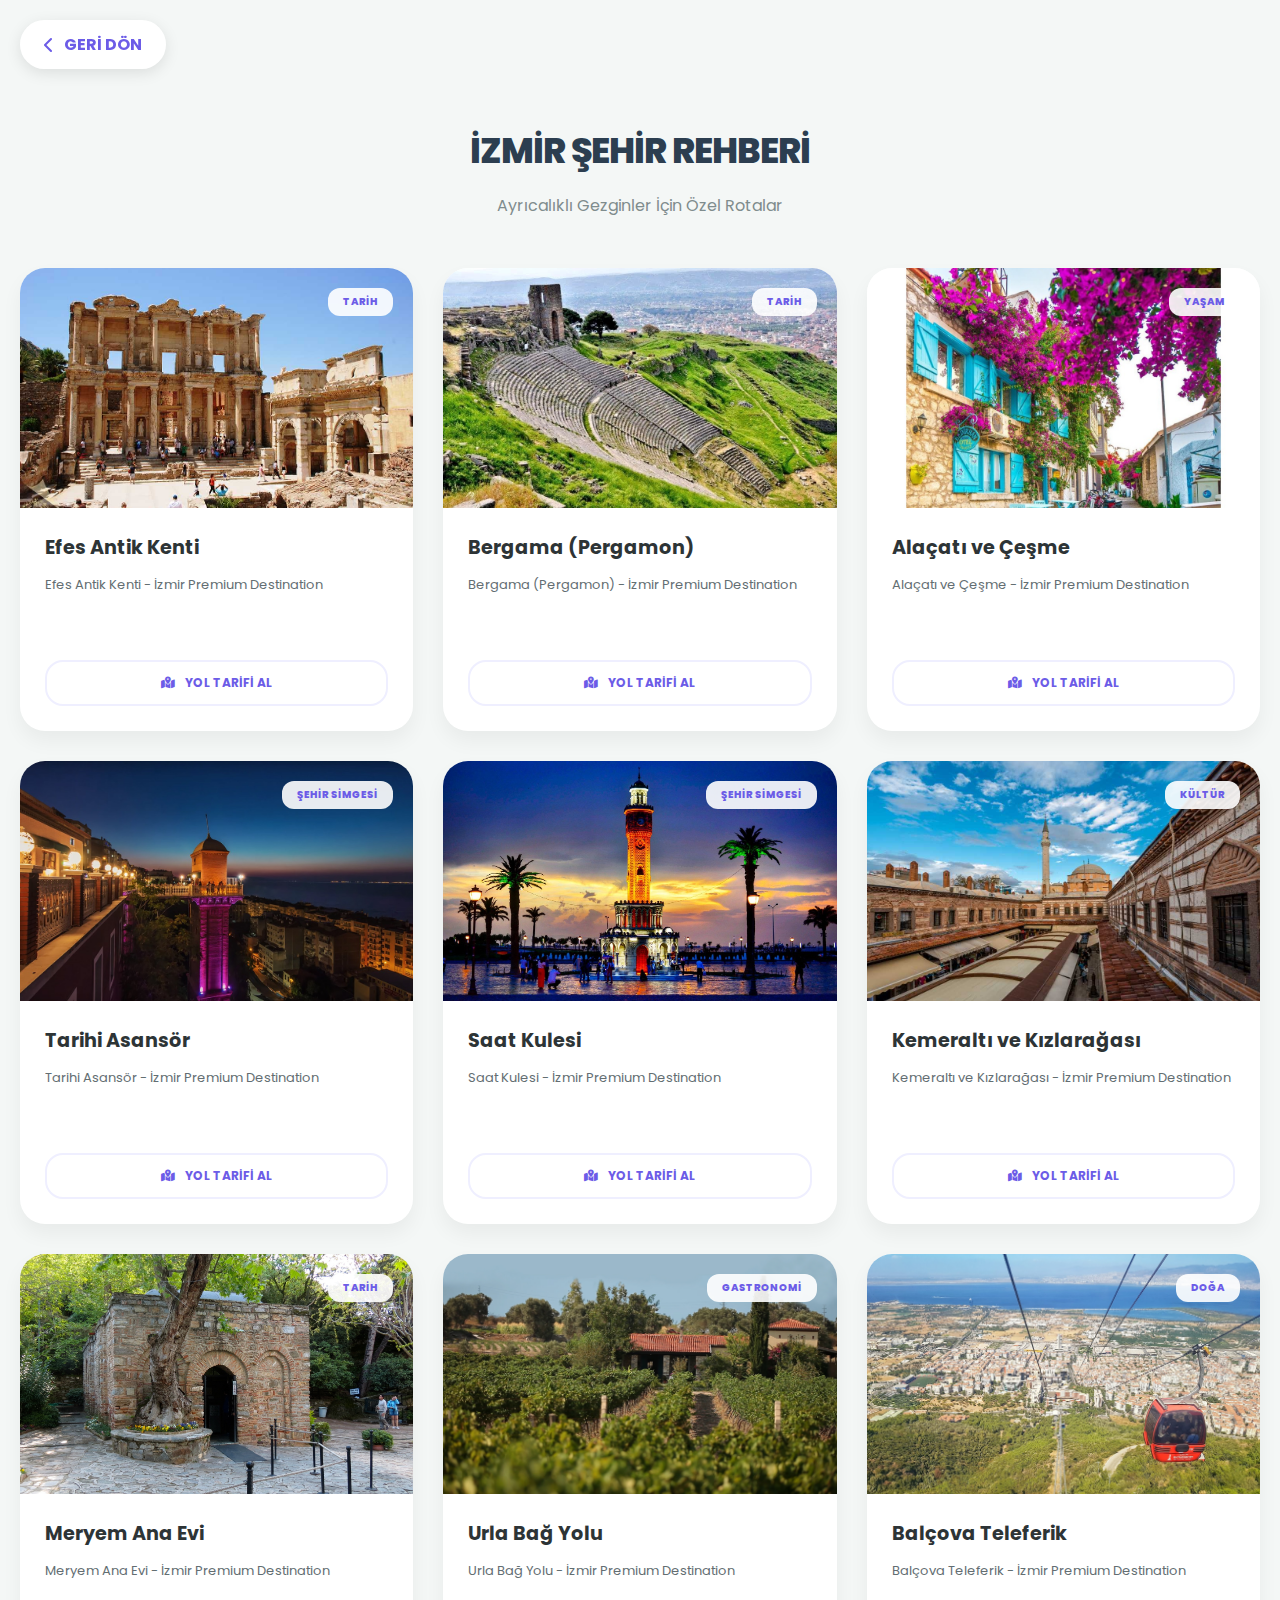
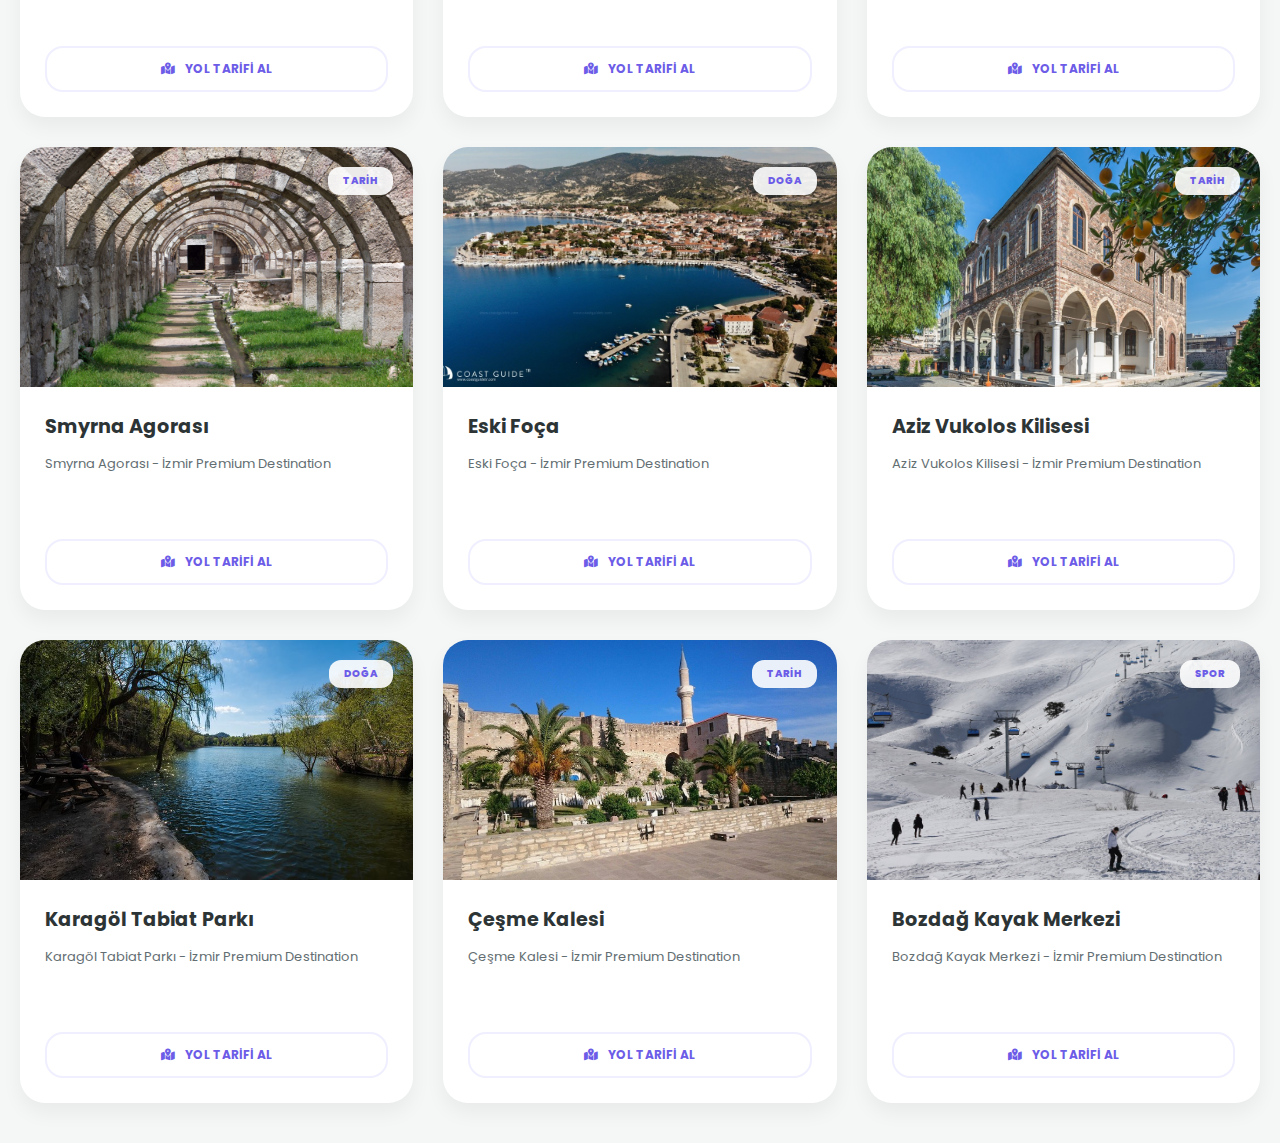
<file: rehber.html>
<!DOCTYPE html>
<html lang="tr">
<head>
    <meta charset="UTF-8">
    <meta name="viewport" content="width=device-width, initial-scale=1.0">
    <title>Enterprise | İzmir Premium City Guide</title>
    <link href="https://fonts.googleapis.com/css2?family=Poppins:wght@300;400;600;700&display=swap" rel="stylesheet">
    <link rel="stylesheet" href="https://cdnjs.cloudflare.com/ajax/libs/font-awesome/6.4.2/css/all.min.css">
    
    <style>
        :root { --p2-purple: #6c5ce7; --bg: #f4f7f6; }
        body { font-family: 'Poppins', sans-serif; background: var(--bg); margin: 0; padding: 100px 20px 40px 20px; color: #2d3436; }

        /* --- LOADING EKRANI --- */
        #loadingOverlay {
            position: fixed; inset: 0; background: rgba(255,255,255,0.95); 
            backdrop-filter: blur(10px); z-index: 9999; display: flex;
            flex-direction: column; justify-content: center; align-items: center;
        }
        .spinner { width: 40px; height: 40px; border: 4px solid rgba(108, 92, 231, 0.1); border-top: 4px solid var(--p2-purple); border-radius: 50%; animation: spin 1s linear infinite; margin-bottom: 10px; }
        @keyframes spin { 0% { transform: rotate(0deg); } 100% { transform: rotate(360deg); } }

        /* --- NAVIGASYON --- */
        .back-nav { position: fixed; top: 20px; left: 20px; z-index: 1000; }
        .back-btn { background: white; border: none; padding: 12px 24px; border-radius: 50px; font-weight: 700; color: var(--p2-purple); box-shadow: 0 4px 15px rgba(0,0,0,0.1); cursor: pointer; display: flex; align-items: center; gap: 10px; text-decoration: none; transition: 0.3s; }
        .back-btn:hover { background: var(--p2-purple); color: white; transform: translateX(-5px); }

        .header-section { text-align: center; max-width: 800px; margin: 0 auto 50px auto; }
        h1 { font-size: 2.2rem; font-weight: 800; margin-bottom: 10px; letter-spacing: -1px; color: #2c3e50; }
        .subtitle { color: #7f8c8d; font-size: 1rem; }

        /* --- KARTLAR --- */
        .guide-container { display: grid; grid-template-columns: repeat(auto-fill, minmax(320px, 1fr)); gap: 30px; max-width: 1300px; margin: 0 auto; }
        .guide-card { background: white; border-radius: 25px; overflow: hidden; box-shadow: 0 10px 20px rgba(0,0,0,0.05); position: relative; transition: all 0.4s cubic-bezier(0.175, 0.885, 0.32, 1.275); }
        .guide-card:hover { transform: translateY(-15px) scale(1.02); box-shadow: 0 25px 50px rgba(108, 92, 231, 0.15); }

        .img-box { width: 100%; height: 240px; overflow: hidden; background: #eee; position: relative; }
        .guide-img { width: 100%; height: 100%; object-fit: cover; transition: 0.6s ease; }
        .guide-card:hover .guide-img { transform: scale(1.1); }

        .badge { position: absolute; top: 20px; right: 20px; background: rgba(255,255,255,0.9); padding: 6px 15px; border-radius: 12px; font-size: 10px; font-weight: 800; color: var(--p2-purple); z-index: 10; text-transform: uppercase; }

        .guide-content { padding: 25px; }
        .guide-content h3 { margin: 0 0 12px 0; font-size: 1.2rem; font-weight: 700; color: #2d3436; }
        .guide-content p { color: #636e72; font-size: 13px; line-height: 1.6; margin-bottom: 20px; height: 65px; overflow: hidden; }

        .location-link { display: flex; align-items: center; justify-content: center; gap: 10px; color: var(--p2-purple); font-weight: 700; font-size: 12px; text-decoration: none; border: 2px solid #efefff; padding: 12px; border-radius: 18px; transition: 0.3s; }
        .location-link:hover { background: var(--p2-purple); color: white; border-color: var(--p2-purple); }
    </style>
</head>
<body>

    <div id="loadingOverlay">
        <div class="spinner"></div>
        <div id="loaderText" style="font-weight: 700; color: var(--p2-purple);">...</div>
    </div>

    <div class="back-nav">
        <a href="index.html" class="back-btn" id="btnBack">
            <i class="fas fa-chevron-left"></i>
        </a>
    </div>

    <div class="header-section">
        <h1 id="mainTitle">İZMİR CITY GUIDE</h1>
        <p id="subTitle" class="subtitle">Experience the Aegean Spirit with Enterprise Privilege</p>
    </div>

    <div class="guide-container" id="guideGrid"></div>

    <script>
        // Sözlük yapısı - index.html ile uyumlu
        const translations = {
            en: {
                mainTitle: "İZMİR CITY GUIDE",
                subTitle: "Exclusive Destinations for Distinguished Travelers",
                btnBack: "BACK",
                directions: "GET DIRECTIONS",
                loader: "GUIDE LOADING...",
                history: "History", lifestyle: "Lifestyle", cityIcon: "City Icon", culture: "Culture", gastronomy: "Gastronomy", nature: "Nature", sport: "Sport"
            },
            tr: {
                mainTitle: "İZMİR ŞEHİR REHBERİ",
                subTitle: "Ayrıcalıklı Gezginler İçin Özel Rotalar",
                btnBack: "GERİ DÖN",
                directions: "YOL TARİFİ AL",
                loader: "REHBER YÜKLENİYOR...",
                history: "Tarih", lifestyle: "Yaşam", cityIcon: "Şehir Simgesi", culture: "Kültür", gastronomy: "Gastronomi", nature: "Doğa", sport: "Spor"
            },
            ru: {
                mainTitle: "ПУТЕВОДИТЕЛЬ ПО ИЗМИРУ",
                subTitle: "Эксклюзивные Маршруты для Избранных Путешественников",
                btnBack: "НАЗАД",
                directions: "ПРОЛОЖИТЬ МАРШРУТ",
                loader: "ЗАГРУЗКА ГИДА...",
                history: "История", lifestyle: "Стиль жизни", cityIcon: "Символ города", culture: "Культура", gastronomy: "Гастрономия", nature: "Природа", sport: "Спорт"
            }
        };

        // Resim isimlerinle birebir uyumlu liste
        const yerler = [
            { ad: { en: "Ephesus Ancient City", tr: "Efes Antik Kenti", ru: "Эфес Древний Город" }, kat: "history", img: "img/Ephesus Ancient City.jpg" },
            { ad: { en: "Bergama (Pergamon)", tr: "Bergama (Pergamon)", ru: "Пергам (Бергама)" }, kat: "history", img: "img/Bergama (Pergamon).jpg" },
            { ad: { en: "Alaçatı & Çeşme", tr: "Alaçatı ve Çeşme", ru: "Алачаты и Чешме" }, kat: "lifestyle", img: "img/Alaçatı & Çeşme.jpg" },
            { ad: { en: "Historical Elevator", tr: "Tarihi Asansör", ru: "Исторический Лифт" }, kat: "cityIcon", img: "img/Historical Elevator.jpg" },
            { ad: { en: "Clock Tower", tr: "Saat Kulesi", ru: "Часовая Башня" }, kat: "cityIcon", img: "img/Clock Tower.jpg" },
            { ad: { en: "Kemeraltı & Kızlarağası", tr: "Kemeraltı ve Kızlarağası", ru: "Кемералты и Кызларагасы" }, kat: "culture", img: "img/Kemeraltı & Kızlarağası.jpg" },
            { ad: { en: "House of Virgin Mary", tr: "Meryem Ana Evi", ru: "Дом Девы Марии" }, kat: "history", img: "img/House of Virgin Mary.jpg" },
            { ad: { en: "Urla Wine Route", tr: "Urla Bağ Yolu", ru: "Винный Путь Урлы" }, kat: "gastronomy", img: "img/Urla Wine Route.jpg" },
            { ad: { en: "Balçova Cable Car", tr: "Balçova Teleferik", ru: "Канатная Дорога Балчова" }, kat: "nature", img: "img/Balçova Cable Car.jpg" },
            { ad: { en: "Smyrna Agora", tr: "Smyrna Agorası", ru: "Агора Смирны" }, kat: "history", img: "img/Smyrna Agora.jpg" },
            { ad: { en: "Old Foça", tr: "Eski Foça", ru: "Старая Фоча" }, kat: "nature", img: "img/Eski Foça.jpg" },
            { ad: { en: "St. Vukolos Church", tr: "Aziz Vukolos Kilisesi", ru: "Церковь Св. Вуколоса" }, kat: "history", img: "img/St. Vukolos Church.jpg" },
            { ad: { en: "Karagöl Nature Park", tr: "Karagöl Tabiat Parkı", ru: "Природный Парк Карагёль" }, kat: "nature", img: "img/Karagöl Nature Park.jpg" },
            { ad: { en: "Çeşme Castle", tr: "Çeşme Kalesi", ru: "Замок Чешме" }, kat: "history", img: "img/Çeşme Castle.jpg" },
            { ad: { en: "Bozdağ Ski Center", tr: "Bozdağ Kayak Merkezi", ru: "Горнолыжный Центр Боздаг" }, kat: "sport", img: "img/Bozdağ Ski Center.jpg" }
        ];

        function initPage() {
            // Ana panelden seçilen dili alıyoruz (LocalStorage üzerinden)
            const lang = localStorage.getItem('ent_lang') || 'tr';
            const t = translations[lang];

            // Başlıkları ve butonları güncelle
            document.getElementById('mainTitle').innerText = t.mainTitle;
            document.getElementById('subTitle').innerText = t.subTitle;
            document.getElementById('btnBack').innerHTML = `<i class="fas fa-chevron-left"></i> ${t.btnBack}`;
            document.getElementById('loaderText').innerText = t.loader;

            const grid = document.getElementById('guideGrid');
            grid.innerHTML = '';

            yerler.forEach(yer => {
                grid.innerHTML += `
                    <div class="guide-card">
                        <div class="badge">${t[yer.kat]}</div>
                        <div class="img-box">
                            <img src="${yer.img}" class="guide-img" alt="${yer.ad[lang]}">
                        </div>
                        <div class="guide-content">
                            <h3>${yer.ad[lang]}</h3>
                            <p>${yer.ad[lang]} - İzmir Premium Destination</p>
                            <a href="https://www.google.com/maps/search/${encodeURIComponent(yer.ad.tr + ' İzmir')}" target="_blank" class="location-link">
                                <i class="fas fa-map-marked-alt"></i> ${t.directions}
                            </a>
                        </div>
                    </div>
                `;
            });
        }

        window.onload = () => {
            initPage();
            // Sayfa yüklendikten sonra loader'ı kapat
            setTimeout(() => { document.getElementById('loadingOverlay').style.display = 'none'; }, 800);
        };
    </script>
</body>
</html>
</file>
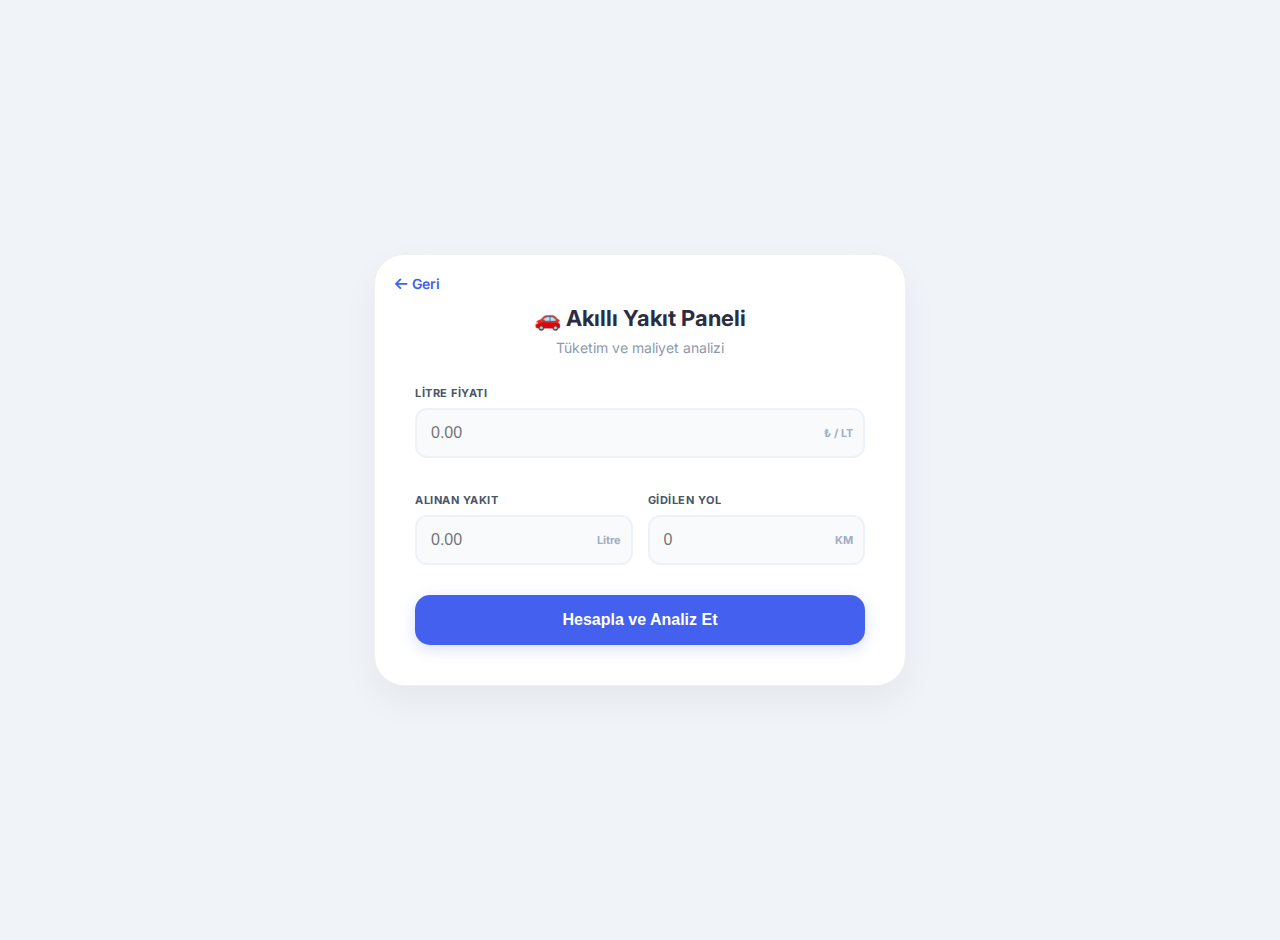
<file: yakit.html>
<!DOCTYPE html>
<html lang="tr">
<head>
    <meta charset="UTF-8">
    <meta name="viewport" content="width=device-width, initial-scale=1.0">
    <title>Enterprise | Yakıt & Maliyet Takibi</title>
    <link href="https://fonts.googleapis.com/css2?family=Inter:wght@300;400;600&display=swap" rel="stylesheet">
    <link rel="stylesheet" href="https://cdnjs.cloudflare.com/ajax/libs/font-awesome/6.4.2/css/all.min.css">
    <style>
        :root {
            --primary-color: #4361ee;
            --secondary-color: #3f37c9;
            --success-color: #4cc9f0;
            --bg-color: #f0f3f7;
            --text-dark: #2b2d42;
        }

        body {
            font-family: 'Inter', sans-serif;
            background-color: var(--bg-color);
            display: flex;
            justify-content: center;
            align-items: center;
            min-height: 100vh;
            margin: 0;
            padding: 20px;
        }

        .fuel-card {
            background: #ffffff;
            border-radius: 30px;
            box-shadow: 0 15px 35px rgba(0,0,0,0.05);
            width: 100%;
            max-width: 450px;
            padding: 40px;
            border: 1px solid #f0f0f0;
            position: relative;
        }

        .back-btn {
            position: absolute;
            top: 20px;
            left: 20px;
            text-decoration: none;
            color: var(--primary-color);
            font-weight: 600;
            font-size: 14px;
            display: flex;
            align-items: center;
            gap: 5px;
        }

        .card-header {
            text-align: center;
            margin-bottom: 30px;
            margin-top: 10px;
        }

        .card-header h2 {
            margin: 0;
            color: var(--text-dark);
            font-size: 22px;
            font-weight: 700;
        }

        .card-header p {
            color: #8d99ae;
            font-size: 14px;
            margin-top: 8px;
        }

        .grid-inputs {
            display: grid;
            grid-template-columns: 1fr 1fr;
            gap: 15px;
        }

        .input-group {
            margin-bottom: 20px;
        }

        .full-width { grid-column: span 2; }

        .input-group label {
            display: block;
            margin-bottom: 8px;
            font-size: 11px;
            font-weight: 700;
            color: #4a5568;
            text-transform: uppercase;
            letter-spacing: 0.5px;
        }

        .input-wrapper {
            position: relative;
            display: flex;
            align-items: center;
        }

        .input-wrapper input {
            width: 100%;
            padding: 14px;
            border: 2px solid #edf2f7;
            border-radius: 12px;
            font-size: 16px;
            transition: all 0.3s ease;
            outline: none;
            background: #f8fafc;
        }

        .input-wrapper input:focus {
            border-color: var(--primary-color);
            background-color: #fff;
            box-shadow: 0 0 0 4px rgba(67, 97, 238, 0.1);
        }

        .unit {
            position: absolute;
            right: 12px;
            color: #a0aec0;
            font-size: 11px;
            font-weight: 700;
        }

        .calc-btn {
            width: 100%;
            background: var(--primary-color);
            color: white;
            border: none;
            padding: 16px;
            border-radius: 15px;
            font-size: 16px;
            font-weight: 700;
            cursor: pointer;
            transition: all 0.3s ease;
            box-shadow: 0 4px 15px rgba(67, 97, 238, 0.2);
            margin-top: 10px;
        }

        .calc-btn:hover {
            background: var(--secondary-color);
            transform: translateY(-2px);
        }

        .results-container {
            display: none;
            margin-top: 30px;
            border-top: 2px dashed #edf2f7;
            padding-top: 25px;
            animation: slideUp 0.4s ease-out;
        }

        @keyframes slideUp {
            from { opacity: 0; transform: translateY(15px); }
            to { opacity: 1; transform: translateY(0); }
        }

        .result-grid {
            display: grid;
            grid-template-columns: 1fr 1fr;
            gap: 15px;
        }

        .result-item {
            background: #f8faff;
            padding: 15px;
            border-radius: 15px;
            text-align: center;
            border: 1px solid #f0f4ff;
        }

        .result-item.highlight {
            grid-column: span 2;
            background: #eef2ff;
            border: 1px solid #e0e7ff;
        }

        .res-label {
            display: block;
            font-size: 10px;
            color: #64748b;
            text-transform: uppercase;
            font-weight: 700;
            margin-bottom: 5px;
        }

        .res-value {
            font-size: 20px;
            font-weight: 700;
            color: var(--text-dark);
        }

        .res-value span { font-size: 14px; font-weight: 600; margin-left: 3px; color: var(--primary-color); }
    </style>
</head>
<body>

<div class="fuel-card">
    <a href="index.html" class="back-btn" id="btnBack"><i class="fas fa-arrow-left"></i> Geri</a>

    <div class="card-header">
        <h2 id="title">🚗 Akıllı Yakıt Paneli</h2>
        <p id="subtitle">Tüketim ve maliyet analizi</p>
    </div>

    <div class="grid-inputs">
        <div class="input-group full-width">
            <label id="lblPrice">Litre Fiyatı</label>
            <div class="input-wrapper">
                <input type="number" id="birimFiyat" placeholder="0.00" step="0.01">
                <span class="unit" id="unitPrice">₺ / LT</span>
            </div>
        </div>

        <div class="input-group">
            <label id="lblFuel">Alınan Yakıt</label>
            <div class="input-wrapper">
                <input type="number" id="litre" placeholder="0.00">
                <span class="unit" id="unitLitre">Litre</span>
            </div>
        </div>

        <div class="input-group">
            <label id="lblWay">Gidilen Yol</label>
            <div class="input-wrapper">
                <input type="number" id="km" placeholder="0">
                <span class="unit">KM</span>
            </div>
        </div>
    </div>

    <button class="calc-btn" id="btnCalc" onclick="analizEt()">Hesapla ve Analiz Et</button>

    <div id="results" class="results-container">
        <div class="result-grid">
            <div class="result-item highlight">
                <span class="res-label" id="resLbl1">100 KM Ortalama Tüketim</span>
                <div class="res-value" id="resTuketim">0<span>L</span></div>
            </div>
            <div class="result-item">
                <span class="res-label" id="resLbl2">KM Başı Maliyet</span>
                <div class="res-value" id="resKmMaliyet">0<span class="currency">₺</span></div>
            </div>
            <div class="result-item">
                <span class="res-label" id="resLbl3">Toplam Tutar</span>
                <div class="res-value" id="resToplamTutar">0<span class="currency">₺</span></div>
            </div>
        </div>
    </div>
</div>

<script>
    // DİL SÖZLÜĞÜ
    const translations = {
        tr: {
            btnBack: "Geri", title: "🚗 Akıllı Yakıt Paneli", subtitle: "Tüketim ve maliyet analizi",
            lblPrice: "Litre Fiyatı", unitPrice: "₺ / LT", lblFuel: "Alınan Yakıt", unitLitre: "Litre",
            lblWay: "Gidilen Yol", btnCalc: "Hesapla ve Analiz Et", resLbl1: "100 KM Ortalama Tüketim",
            resLbl2: "KM Başı Maliyet", resLbl3: "Toplam Tutar", currency: "₺", error: "Lütfen tüm alanları doldurun."
        },
        en: {
            btnBack: "Back", title: "🚗 Smart Fuel Panel", subtitle: "Consumption & cost analysis",
            lblPrice: "Price per Liter", unitPrice: "$ / LT", lblFuel: "Fuel Amount", unitLitre: "Liters",
            lblWay: "Distance Traveled", btnCalc: "Calculate & Analyze", resLbl1: "Avg. Consumption (100KM)",
            resLbl2: "Cost per KM", resLbl3: "Total Amount", currency: "$", error: "Please fill in all fields."
        },
        ru: {
            btnBack: "Назад", title: "🚗 Топливная панель", subtitle: "Анализ расхода и стоимости",
            lblPrice: "Цена за литр", unitPrice: "₽ / Л", lblFuel: "Куплено топлива", unitLitre: "Литры",
            lblWay: "Пройденный путь", btnCalc: "Рассчитать", resLbl1: "Средний расход (100 км)",
            resLbl2: "Стоимость за км", resLbl3: "Итоговая сумма", currency: "₽", error: "Пожалуйста, заполните все поля."
        }
    };

    // URL'DEN DİLİ ÇEK
    const urlParams = new URLSearchParams(window.location.search);
    let currentLang = urlParams.get('lang') || 'tr';

    // SAYFAYI DİLLE GÜNCELLE
    function applyLanguage() {
        const t = translations[currentLang];
        document.getElementById('btnBack').innerHTML = `<i class="fas fa-arrow-left"></i> ${t.btnBack}`;
        document.getElementById('title').innerText = t.title;
        document.getElementById('subtitle').innerText = t.subtitle;
        document.getElementById('lblPrice').innerText = t.lblPrice;
        document.getElementById('unitPrice').innerText = t.unitPrice;
        document.getElementById('lblFuel').innerText = t.lblFuel;
        document.getElementById('unitLitre').innerText = t.unitLitre;
        document.getElementById('lblWay').innerText = t.lblWay;
        document.getElementById('btnCalc').innerText = t.btnCalc;
        document.getElementById('resLbl1').innerText = t.resLbl1;
        document.getElementById('resLbl2').innerText = t.resLbl2;
        document.getElementById('resLbl3').innerText = t.resLbl3;
        
        // Birimleri güncelle (₺ / $ / ₽)
        const currencies = document.querySelectorAll('.currency');
        currencies.forEach(el => el.innerText = t.currency);
    }

    function analizEt() {
        const fiyat = parseFloat(document.getElementById('birimFiyat').value);
        const litre = parseFloat(document.getElementById('litre').value);
        const km = parseFloat(document.getElementById('km').value);
        const resultsDiv = document.getElementById('results');
        const t = translations[currentLang];

        if (fiyat > 0 && litre > 0 && km > 0) {
            const ortalamaTuketim = (litre / km) * 100;
            const toplamTutar = litre * fiyat;
            const kmMaliyet = toplamTutar / km;

            document.getElementById('resTuketim').innerHTML = `${ortalamaTuketim.toFixed(2)}<span>L</span>`;
            document.getElementById('resKmMaliyet').innerHTML = `${kmMaliyet.toFixed(2)}<span>${t.currency}</span>`;
            document.getElementById('resToplamTutar').innerHTML = `${toplamTutar.toFixed(2)}<span>${t.currency}</span>`;

            resultsDiv.style.display = 'block';
        } else {
            alert(t.error);
        }
    }

    // Başlangıçta dili uygula
    window.onload = applyLanguage;
</script>

</body>
</html>
</file>
